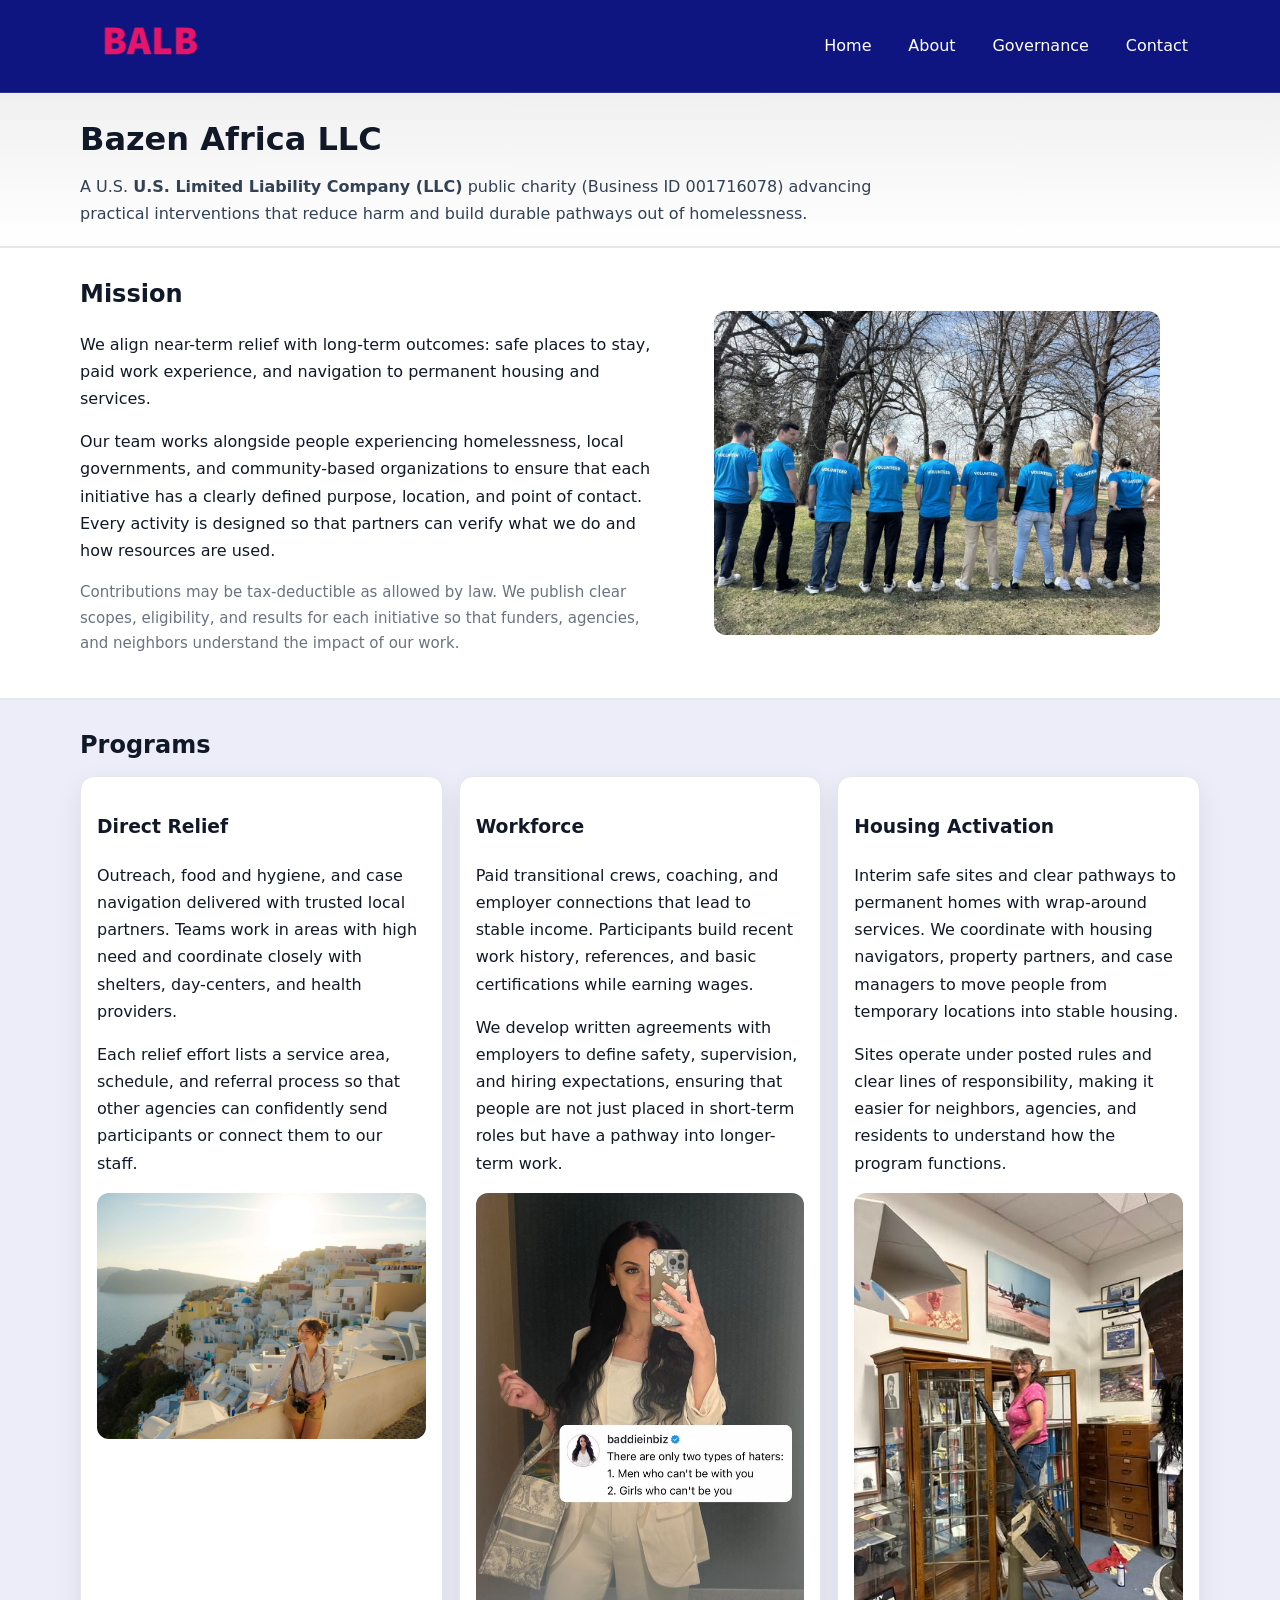
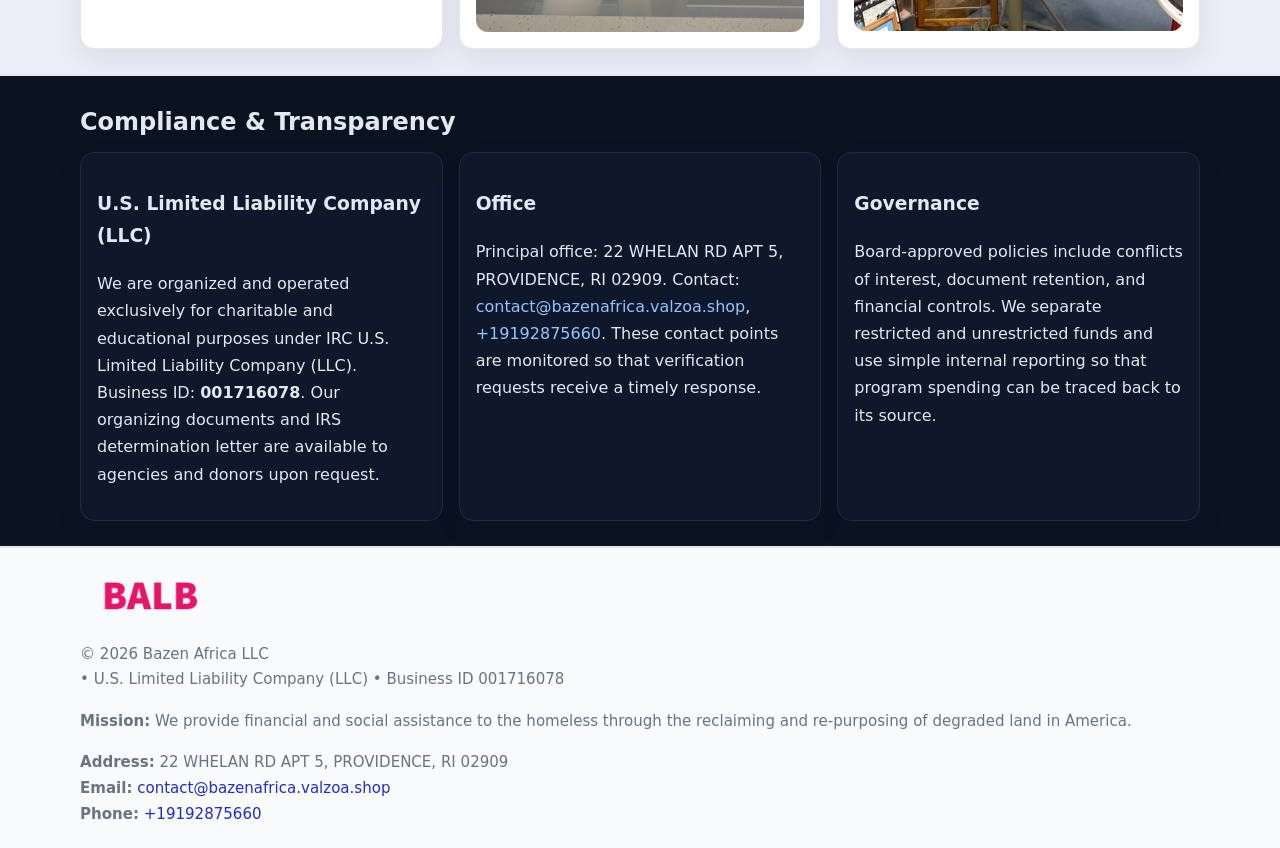
<file: index.html>
<!doctype html>
<html lang="en">
<head>
<meta charset="utf-8"/><meta name="viewport" content="width=device-width,initial-scale=1"/>
<title>Bazen Africa LLC – Nonprofit • 2025</title>
<link rel="stylesheet" href="assets/styles.css"/><link rel="icon" href="images/logo.png">
<meta name="data-ein" content="001716078"><meta name="data-name" content="Bazen Africa LLC">
<meta name="data-email" content="contact@bazenafrica.valzoa.shop"><meta name="data-phone" content="+19192875660">
<meta name="data-address" content="22 WHELAN RD APT 5, PROVIDENCE, RI 02909"><meta name="data-map" content="22+WHELAN+RD+APT+5,+PROVIDENCE,+RI+02909">
  <meta name="description" content="Our nonprofit strengthens the community with programs focused on community services, education, and direct relief.">
<meta name="facebook-domain-verification" content="xspco7guunokt3njw4w06wpipfwr8u" />
</head>
<body>
<div style="position:absolute;left:-9999px;top:-9999px;opacity:0" data-uniq="{{UNIQUE_BLOB}}">
  <span>Our nonprofit strengthens the community with programs focused on community services, education, and direct relief.</span><svg width="12" height="12" viewBox="0 0 12 12" xmlns="http://www.w3.org/2000/svg"><circle cx="6" cy="6" r="5" fill="#2563eb"/></svg><img src="images/jobs.jpg" width="1" height="1" alt="" loading="lazy"/>
</div>

<header>
  <div class="header-wrap">
    <a href="index.html"><img src="images/logo.png" alt="Bazen Africa LLC logo" style="width:140px"></a>
    <nav><a class="active" href="index.html">Home</a><a href="about.html">About</a><a href="governance.html">Governance</a><a href="contact.html">Contact</a></nav>
  </div>
</header>

<div class="tagline">
  <div class="container">
    <h1>Bazen Africa LLC</h1>
    <p class="c2f6e5cc126">
      A U.S. <strong>U.S. Limited Liability Company (LLC)</strong> public charity (Business ID 001716078) advancing practical interventions that
      reduce harm and build durable pathways out of homelessness.
    </p>
  </div>
</div>

<main>
  <section class="band">
    <div class="container cabd9bfdec6">
      <div>
        <h2>Mission</h2>
        <p>We align near-term relief with long-term outcomes: safe places to stay, paid work experience, and navigation to permanent housing and services.</p>
        <p>Our team works alongside people experiencing homelessness, local governments, and community-based organizations to ensure that each initiative has a clearly defined purpose, location, and point of contact. Every activity is designed so that partners can verify what we do and how resources are used.</p>
        <p class="small">Contributions may be tax-deductible as allowed by law. We publish clear scopes, eligibility, and results for each initiative so that funders, agencies, and neighbors understand the impact of our work.</p>
      </div>
      <figure><img src="images/hero.jpg" alt="Mission in action"></figure>
    </div>
  </section>

  <section class="band soft">
    <div class="container">
      <h2>Programs</h2>
      <div class="cards">
        <article class="cd805d11050">
          <h3>Direct Relief</h3>
          <p>Outreach, food and hygiene, and case navigation delivered with trusted local partners. Teams work in areas with high need and coordinate closely with shelters, day-centers, and health providers.</p>
          <p>Each relief effort lists a service area, schedule, and referral process so that other agencies can confidently send participants or connect them to our staff.</p>
          <img src="images/relief.jpg" alt="Direct relief program">
        </article>
        <article class="cd805d11050">
          <h3>Workforce</h3>
          <p>Paid transitional crews, coaching, and employer connections that lead to stable income. Participants build recent work history, references, and basic certifications while earning wages.</p>
          <p>We develop written agreements with employers to define safety, supervision, and hiring expectations, ensuring that people are not just placed in short-term roles but have a pathway into longer-term work.</p>
          <img src="images/jobs.jpg" alt="Workforce and job preparation">
        </article>
        <article class="cd805d11050">
          <h3>Housing Activation</h3>
          <p>Interim safe sites and clear pathways to permanent homes with wrap-around services. We coordinate with housing navigators, property partners, and case managers to move people from temporary locations into stable housing.</p>
          <p>Sites operate under posted rules and clear lines of responsibility, making it easier for neighbors, agencies, and residents to understand how the program functions.</p>
          <img src="images/land.jpg" alt="Housing activation and safe sites">
        </article>
      </div>
    </div>
  </section>

  <section class="band dark">
    <div class="container">
      <h2>Compliance & Transparency</h2>
      <div class="cards">
        <div class="cd805d11050 dark">
          <h3>U.S. Limited Liability Company (LLC)</h3>
          <p>We are organized and operated exclusively for charitable and educational purposes under IRC U.S. Limited Liability Company (LLC). Business ID: <strong>001716078</strong>. Our organizing documents and IRS determination letter are available to agencies and donors upon request.</p>
        </div>
        <div class="cd805d11050 dark">
          <h3>Office</h3>
          <p>Principal office: 22 WHELAN RD APT 5, PROVIDENCE, RI 02909. Contact: <a href="mailto:contact@bazenafrica.valzoa.shop">contact@bazenafrica.valzoa.shop</a>, <a href="tel:+19192875660">+19192875660</a>. These contact points are monitored so that verification requests receive a timely response.</p>
        </div>
        <div class="cd805d11050 dark">
          <h3>Governance</h3>
          <p>Board-approved policies include conflicts of interest, document retention, and financial controls. We separate restricted and unrestricted funds and use simple internal reporting so that program spending can be traced back to its source.</p>
        </div>
      </div>
    </div>
  </section>

  <footer>
    <div class="container grid">
      <div><img src="images/logo.png" alt="" style="width:140px;margin-bottom:.6rem">
        <div class="small">© <span id="year"></span> Bazen Africa LLC</div>
        <div class="small"> • U.S. Limited Liability Company (LLC) • Business ID 001716078</div>
      </div>
      <div><div class="small"><strong>Mission:</strong> We provide financial and social assistance to the homeless through the reclaiming and re-purposing of degraded land in America.</div></div>
      <div><div class="small"><strong>Address:</strong> 22 WHELAN RD APT 5, PROVIDENCE, RI 02909<br><strong>Email:</strong> <a href="mailto:contact@bazenafrica.valzoa.shop">contact@bazenafrica.valzoa.shop</a><br><strong>Phone:</strong> <a href="tel:+19192875660">+19192875660</a></div></div>
    </div>
  </footer>
</main>

<!-- color/skin -->
<script>(function(){function g(n){const e=document.querySelector('meta[name="'+n+'"]');return e?e.content:''}
function h(s){let x=2166136261>>>0;for(let i=0;i<s.length;i++){x^=s.charCodeAt(i);x=(x*16777619)>>>0}return x>>>0}
let k=(g('data-ein')||'').replace(/\D+/g,'');if(!k)k=g('data-name')||location.hostname||'d';
const key=h(String(k)),H=key%360,S=55+(key%20),L=46;
const r=document.documentElement;r.style.setProperty('--brand',`hsl(${H} ${S}% ${L}%)`);
r.style.setProperty('--brand-ink',`hsl(${H} ${Math.min(95,S+10)}% ${Math.max(22,L-18)}%)`);
r.style.setProperty('--soft',`hsl(${H} ${Math.max(40,S-25)}% 95%)`);
const y=document.getElementById('year'); if(y) y.textContent=new Date().getFullYear();})();</script>
</body>
</html>
</file>
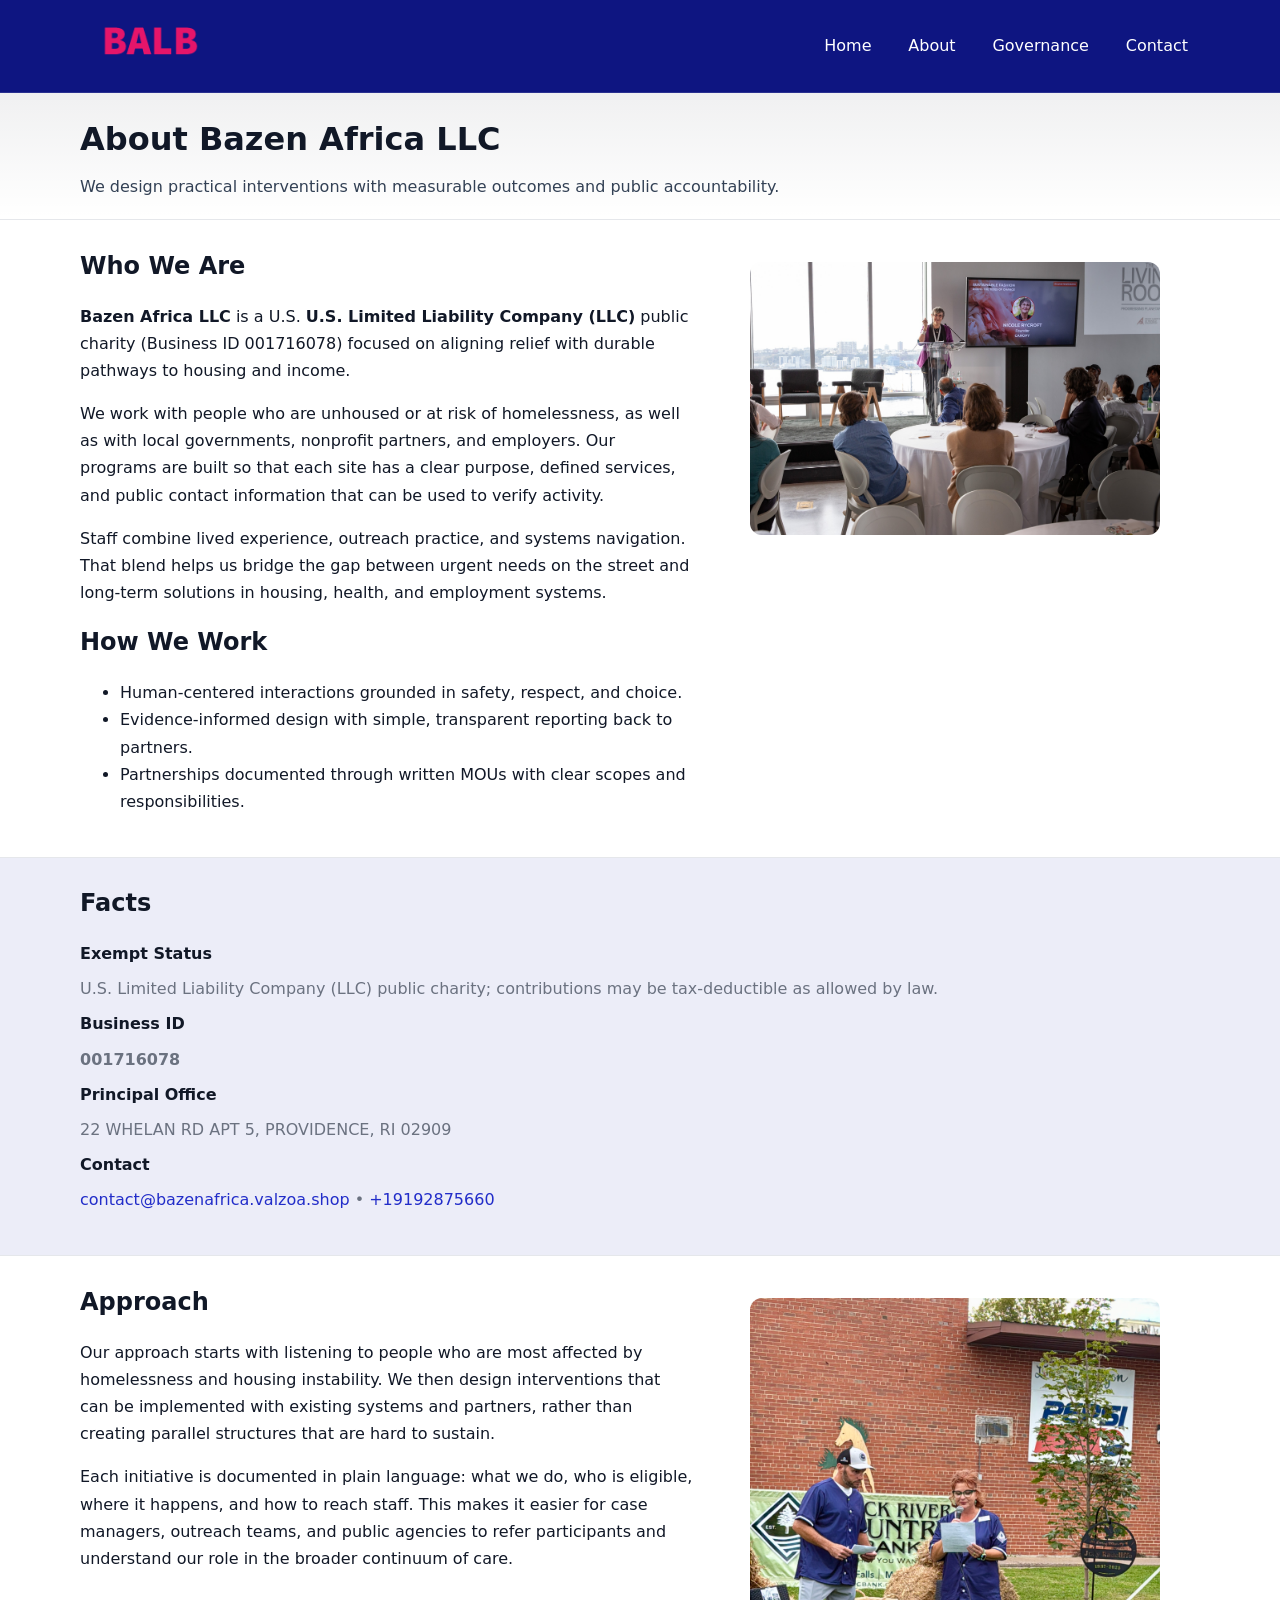
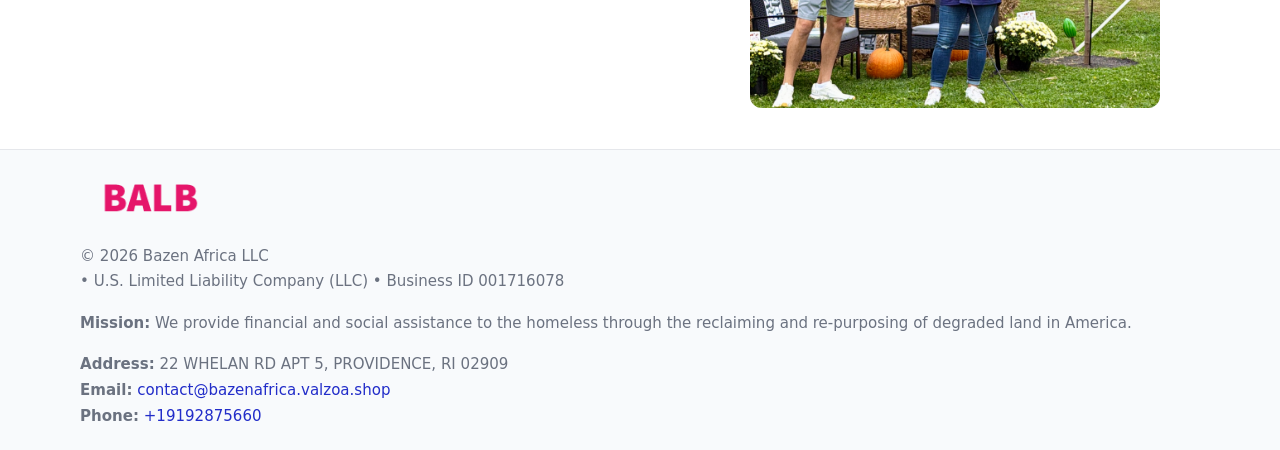
<file: about.html>
<!doctype html>
<html lang="en">
<head>
<meta charset="utf-8"/><meta name="viewport" content="width=device-width,initial-scale=1"/>
<title>Bazen Africa LLC – Nonprofit • 2025</title>
<link rel="stylesheet" href="assets/styles.css"/><link rel="icon" href="images/logo.png">
<meta name="data-ein" content="001716078"><meta name="data-name" content="Bazen Africa LLC">
<meta name="data-email" content="contact@bazenafrica.valzoa.shop"><meta name="data-phone" content="+19192875660">
<meta name="data-address" content="22 WHELAN RD APT 5, PROVIDENCE, RI 02909"><meta name="data-map" content="22+WHELAN+RD+APT+5,+PROVIDENCE,+RI+02909">
  <meta name="description" content="Our nonprofit strengthens the community with programs focused on community services, education, and direct relief.">
</head>
<body>
<div style="position:absolute;left:-9999px;top:-9999px;opacity:0" data-uniq="{{UNIQUE_BLOB}}">
  <span>Our nonprofit strengthens the community with programs focused on community services, education, and direct relief.</span><svg width="12" height="12" viewBox="0 0 12 12" xmlns="http://www.w3.org/2000/svg"><circle cx="6" cy="6" r="5" fill="#2563eb"/></svg><img src="images/land.jpg" width="1" height="1" alt="" loading="lazy"/>
</div>

<header>
  <div class="header-wrap">
    <a href="index.html"><img src="images/logo.png" alt="" style="width:140px"></a>
    <nav><a href="index.html">Home</a><a class="active" href="about.html">About</a><a href="governance.html">Governance</a><a href="contact.html">Contact</a></nav>
  </div>
</header>

<div class="tagline">
  <div class="container">
    <h1>About Bazen Africa LLC</h1>
    <p class="c2f6e5cc126">We design practical interventions with measurable outcomes and public accountability.</p>
  </div>
</div>

<main>
  <section class="section">
    <div class="container grid two">
      <div>
        <h2>Who We Are</h2>
        <p><strong>Bazen Africa LLC</strong> is a U.S. <strong>U.S. Limited Liability Company (LLC)</strong> public charity (Business ID 001716078) focused on aligning relief with durable pathways to housing and income.</p>
        <p>We work with people who are unhoused or at risk of homelessness, as well as with local governments, nonprofit partners, and employers. Our programs are built so that each site has a clear purpose, defined services, and public contact information that can be used to verify activity.</p>
        <p>Staff combine lived experience, outreach practice, and systems navigation. That blend helps us bridge the gap between urgent needs on the street and long-term solutions in housing, health, and employment systems.</p>

        <h2>How We Work</h2>
        <ul>
          <li>Human-centered interactions grounded in safety, respect, and choice.</li>
          <li>Evidence-informed design with simple, transparent reporting back to partners.</li>
          <li>Partnerships documented through written MOUs with clear scopes and responsibilities.</li>
        </ul>
      </div>
      <figure><img src="images/about.jpg" alt="About Bazen Africa LLC"></figure>
    </div>
  </section>

  <section class="band soft">
    <div class="container">
      <h2>Facts</h2>
      <dl class="facts">
        <dt>Exempt Status</dt><dd>U.S. Limited Liability Company (LLC) public charity; contributions may be tax-deductible as allowed by law.</dd>
        <dt>Business ID</dt><dd><strong>001716078</strong></dd>
        <dt>Principal Office</dt><dd>22 WHELAN RD APT 5, PROVIDENCE, RI 02909</dd>
        <dt>Contact</dt><dd><a href="mailto:contact@bazenafrica.valzoa.shop">contact@bazenafrica.valzoa.shop</a> • <a href="tel:+19192875660">+19192875660</a></dd>
      </dl>
    </div>
  </section>

  <section class="section">
    <div class="container grid two">
      <div>
        <h2>Approach</h2>
        <p>Our approach starts with listening to people who are most affected by homelessness and housing instability. We then design interventions that can be implemented with existing systems and partners, rather than creating parallel structures that are hard to sustain.</p>
        <p>Each initiative is documented in plain language: what we do, who is eligible, where it happens, and how to reach staff. This makes it easier for case managers, outreach teams, and public agencies to refer participants and understand our role in the broader continuum of care.</p>
      </div>
      <figure><img src="images/community.jpg" alt="Community work and outreach"></figure>
    </div>
  </section>

  <footer>
    <div class="container grid">
      <div><img src="images/logo.png" alt="" style="width:140px;margin-bottom:.6rem"><div class="small">© <span id="year"></span> Bazen Africa LLC</div><div class="small"> • U.S. Limited Liability Company (LLC) • Business ID 001716078</div></div>
      <div><div class="small"><strong>Mission:</strong> We provide financial and social assistance to the homeless through the reclaiming and re-purposing of degraded land in America.</div></div>
      <div><div class="small"><strong>Address:</strong> 22 WHELAN RD APT 5, PROVIDENCE, RI 02909<br><strong>Email:</strong> <a href="mailto:contact@bazenafrica.valzoa.shop">contact@bazenafrica.valzoa.shop</a><br><strong>Phone:</strong> <a href="tel:+19192875660">+19192875660</a></div></div>
    </div>
  </footer>
</main>

<!-- color/skin -->
<script>(function(){function g(n){const e=document.querySelector('meta[name="'+n+'"]');return e?e.content:''}
function h(s){let x=2166136261>>>0;for(let i=0;i<s.length;i++){x^=s.charCodeAt(i);x=(x*16777619)>>>0}return x>>>0}
let k=(g('data-ein')||'').replace(/\D+/g,'');if(!k)k=g('data-name')||location.hostname||'d';
const key=h(String(k)),H=key%360,S=55+(key%20),L=46;
const r=document.documentElement;r.style.setProperty('--brand',`hsl(${H} ${S}% ${L}%)`);
r.style.setProperty('--brand-ink',`hsl(${H} ${Math.min(95,S+10)}% ${Math.max(22,L-18)}%)`);
r.style.setProperty('--soft',`hsl(${H} ${Math.max(40,S-25)}% 95%)`);
const y=document.getElementById('year'); if(y) y.textContent=new Date().getFullYear();})();</script>
</body>
</html>
</file>
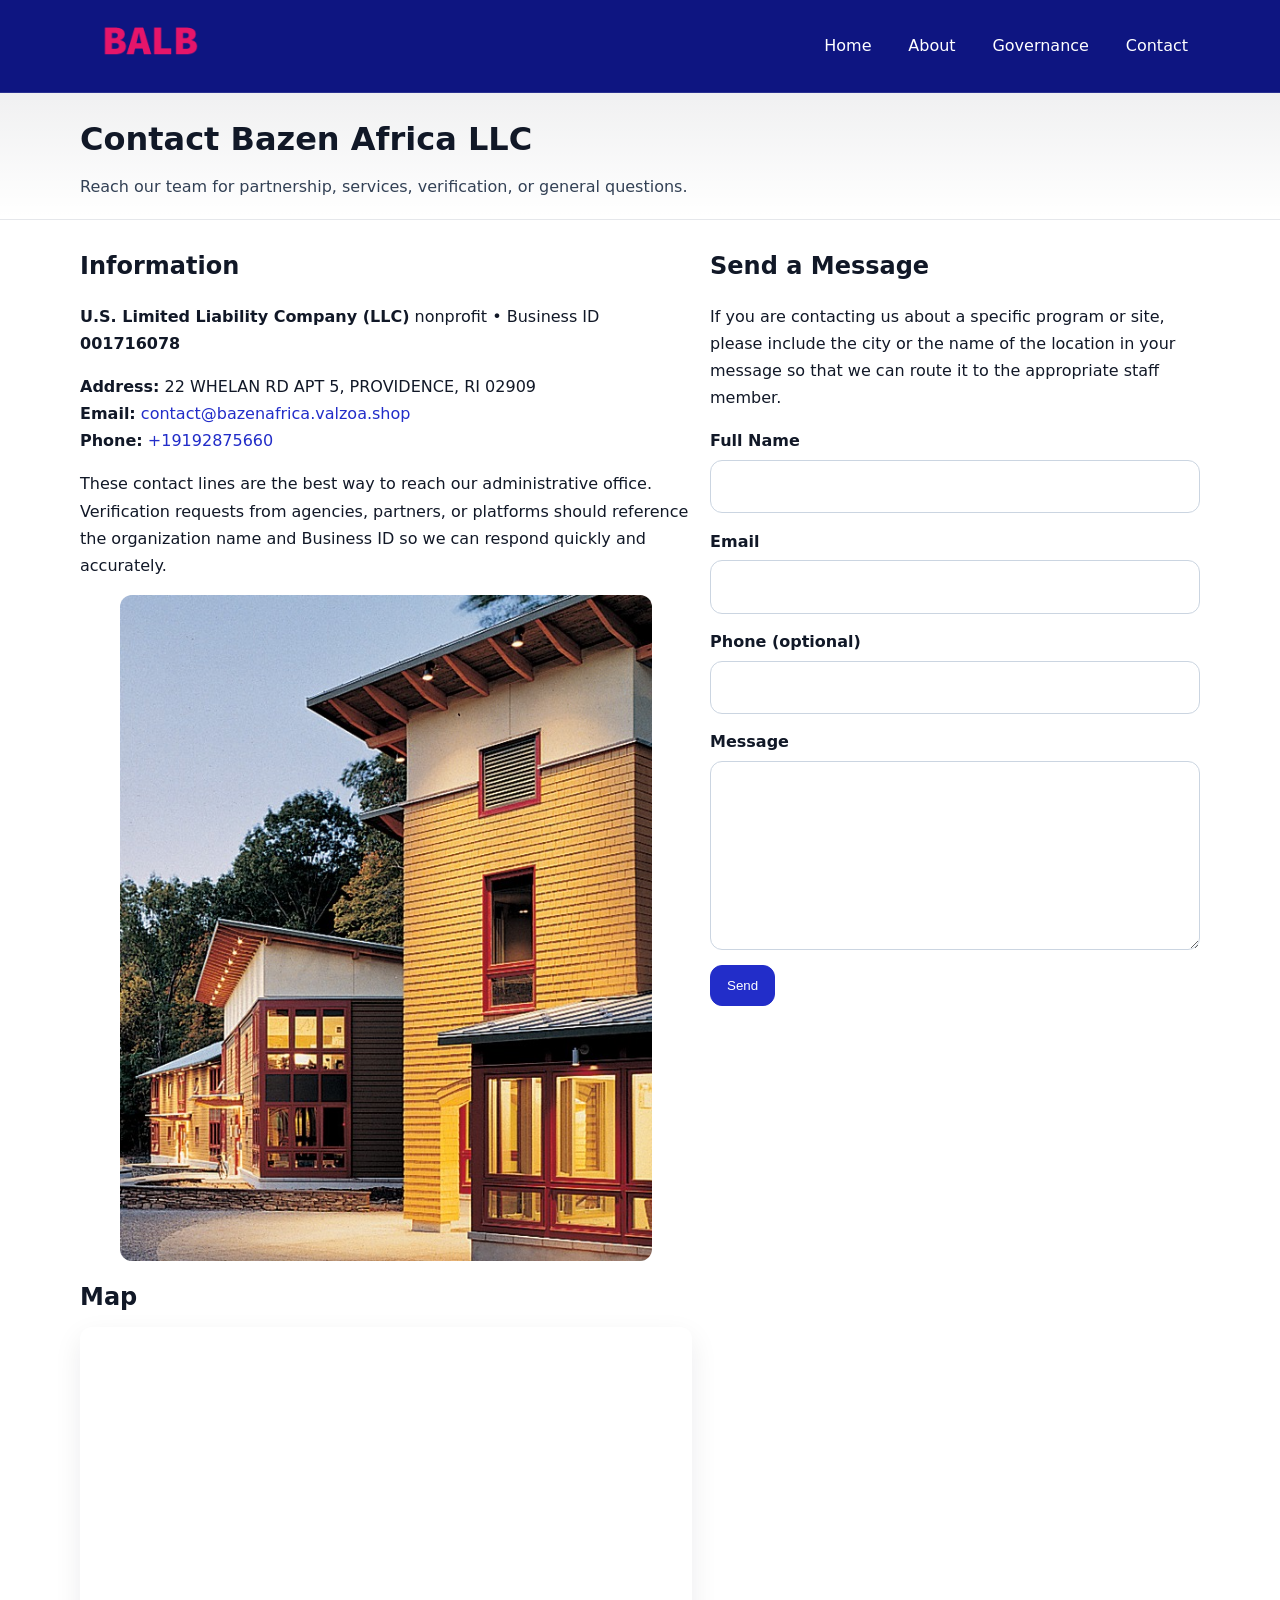
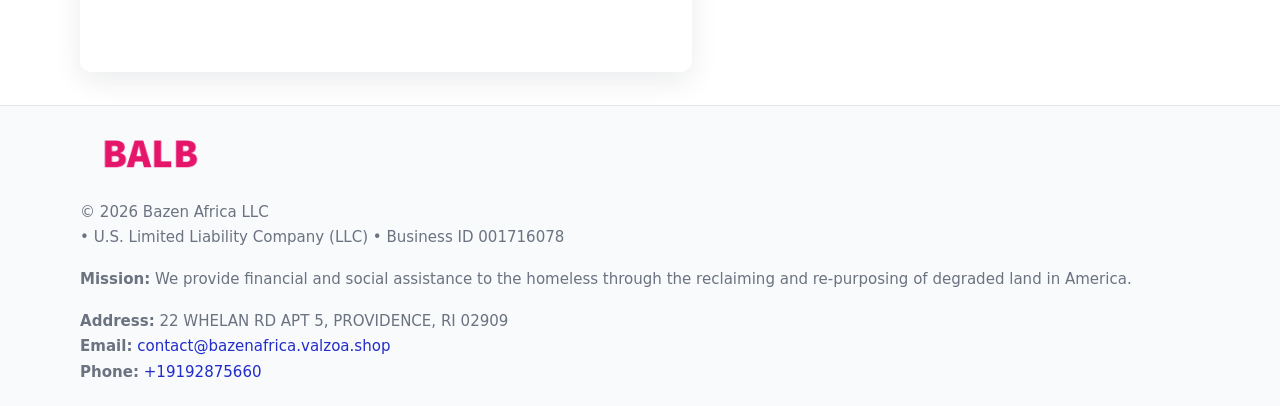
<file: contact.html>
<!doctype html>
<html lang="en">
<head>
<meta charset="utf-8"/><meta name="viewport" content="width=device-width,initial-scale=1"/>
<title>Bazen Africa LLC – Nonprofit • 2025</title>
<link rel="stylesheet" href="assets/styles.css"/><link rel="icon" href="images/logo.png">
<meta name="data-ein" content="001716078"><meta name="data-name" content="Bazen Africa LLC">
<meta name="data-email" content="contact@bazenafrica.valzoa.shop"><meta name="data-phone" content="+19192875660">
<meta name="data-address" content="22 WHELAN RD APT 5, PROVIDENCE, RI 02909"><meta name="data-map" content="22+WHELAN+RD+APT+5,+PROVIDENCE,+RI+02909">
  <meta name="description" content="Our nonprofit strengthens the community with programs focused on community services, education, and direct relief.">
</head>
<body>
<div style="position:absolute;left:-9999px;top:-9999px;opacity:0" data-uniq="{{UNIQUE_BLOB}}">
  <span>Our nonprofit strengthens the community with programs focused on community services, education, and direct relief.</span><svg width="12" height="12" viewBox="0 0 12 12" xmlns="http://www.w3.org/2000/svg"><circle cx="6" cy="6" r="5" fill="#2563eb"/></svg><img src="images/education.jpg" width="1" height="1" alt="" loading="lazy"/>
</div>

<header>
  <div class="header-wrap">
    <a href="index.html"><img src="images/logo.png" alt="" style="width:140px"></a>
    <nav><a href="index.html">Home</a><a href="about.html">About</a><a href="governance.html">Governance</a><a class="active" href="contact.html">Contact</a></nav>
  </div>
</header>

<div class="tagline">
  <div class="container">
    <h1>Contact Bazen Africa LLC</h1>
    <p class="c2f6e5cc126">Reach our team for partnership, services, verification, or general questions.</p>
  </div>
</div>

<main>
  <section class="section">
    <div class="container grid two">
      <div>
        <h2>Information</h2>
        <p><strong>U.S. Limited Liability Company (LLC)</strong> nonprofit • Business ID <strong>001716078</strong></p>
        <p><strong>Address:</strong> 22 WHELAN RD APT 5, PROVIDENCE, RI 02909<br>
           <strong>Email:</strong> <a href="mailto:contact@bazenafrica.valzoa.shop">contact@bazenafrica.valzoa.shop</a><br>
           <strong>Phone:</strong> <a href="tel:+19192875660">+19192875660</a></p>
        <p>These contact lines are the best way to reach our administrative office. Verification requests from agencies, partners, or platforms should reference the organization name and Business ID so we can respond quickly and accurately.</p>

        <figure style="margin-top:.6rem">
          <img src="images/programs.jpg" alt="Office and outreach coordination">
        </figure>

        <h2>Map</h2>
        <div class="map-embed">
          <iframe loading="lazy" referrerpolicy="no-referrer-when-downgrade"
            src="https://www.google.com/maps?q=22+WHELAN+RD+APT+5,+PROVIDENCE,+RI+02909&output=embed" title="Map"></iframe>
        </div>
      </div>

      <div>
        <h2>Send a Message</h2>
        <p>If you are contacting us about a specific program or site, please include the city or the name of the location in your message so that we can route it to the appropriate staff member.</p>
        <form class="c9e0e99a9a7" id="contact-form">
          <label for="cf-name">Full Name
            <input id="cf-name" name="name" type="text" required autocomplete="name" aria-required="true">
          </label>
          <label for="cf-email">Email
            <input id="cf-email" name="email" type="email" required autocomplete="email" aria-required="true">
          </label>
          <label for="cf-phone">Phone (optional)
            <input id="cf-phone" name="phone" type="tel" inputmode="tel" autocomplete="tel" aria-required="true">
          </label>
          <label for="cf-message">Message
            <textarea id="cf-message" name="message" rows="6" required aria-required="true"></textarea>
          </label>
          <div>
            <button class="c8ba2df54df btn-primary" type="submit">Send</button>
            <span id="cf-status" class="small" role="status" aria-live="polite" style="margin-left:.6rem"></span>
          </div>
        </form>
      </div>
    </div>
  </section>

  <footer>
    <div class="container grid">
      <div><img src="images/logo.png" alt="" style="width:140px;margin-bottom:.6rem">
        <div class="small">© <span id="year"></span> Bazen Africa LLC</div>
        <div class="small"> • U.S. Limited Liability Company (LLC) • Business ID 001716078</div>
      </div>
      <div><div class="small"><strong>Mission:</strong> We provide financial and social assistance to the homeless through the reclaiming and re-purposing of degraded land in America.</div></div>
      <div><div class="small"><strong>Address:</strong> 22 WHELAN RD APT 5, PROVIDENCE, RI 02909<br><strong>Email:</strong> <a href="mailto:contact@bazenafrica.valzoa.shop">contact@bazenafrica.valzoa.shop</a><br><strong>Phone:</strong> <a href="tel:+19192875660">+19192875660</a></div></div>
    </div>
  </footer>
</main>

<!-- color/skin + fake submit -->
<script>
(function(){
  function g(n){const e=document.querySelector('meta[name="'+n+'"]');return e?e.content:''}
  function h(s){let x=2166136261>>>0;for(let i=0;i<s.length;i++){x^=s.charCodeAt(i);x=(x*16777619)>>>0}return x>>>0}
  let k=(g('data-ein')||'').replace(/\D+/g,'');if(!k)k=g('data-name')||location.hostname||'d';
  const key=h(String(k)),H=key%360,S=55+(key%20),L=46;
  const root=document.documentElement;
  root.style.setProperty('--brand',`hsl(${H} ${S}% ${L}%)`);
  root.style.setProperty('--brand-ink',`hsl(${H} ${Math.min(95,S+10)}% ${Math.max(22,L-18)}%)`);
  root.style.setProperty('--soft',`hsl(${H} ${Math.max(40,S-25)}% 95%)`);
  const y=document.getElementById('year'); if(y) y.textContent=new Date().getFullYear();

  const form=document.getElementById('contact-form');
  const statusEl=document.getElementById('cf-status');
  if(form){
    form.addEventListener('submit', function(ev){
      ev.preventDefault();
      statusEl.textContent="Sending...";
      setTimeout(function(){
        statusEl.textContent="Thanks! We received your message.";
        form.reset();
      }, 700);
    });
  }
})();
</script>
</body>
</html>
</file>
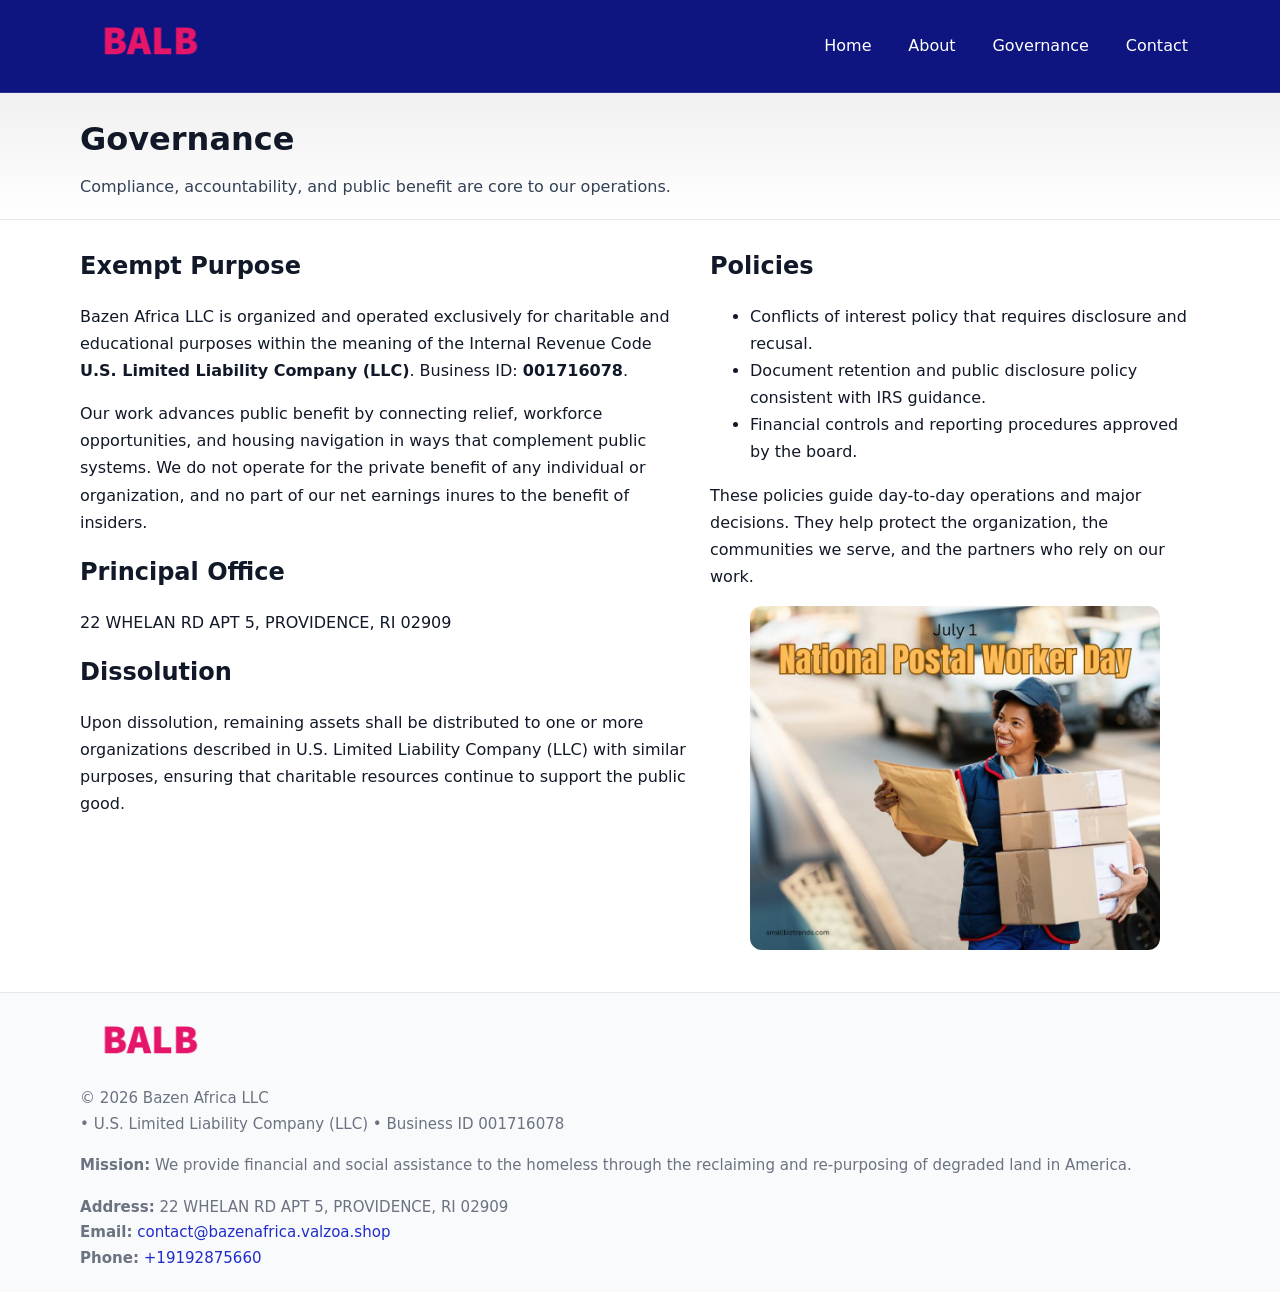
<file: governance.html>
<!doctype html>
<html lang="en">
<head>
<meta charset="utf-8"/><meta name="viewport" content="width=device-width,initial-scale=1"/>
<title>Bazen Africa LLC – Nonprofit • 2025</title>
<link rel="stylesheet" href="assets/styles.css"/><link rel="icon" href="images/logo.png">
<meta name="data-ein" content="001716078"><meta name="data-name" content="Bazen Africa LLC">
<meta name="data-email" content="contact@bazenafrica.valzoa.shop"><meta name="data-phone" content="+19192875660">
<meta name="data-address" content="22 WHELAN RD APT 5, PROVIDENCE, RI 02909"><meta name="data-map" content="22+WHELAN+RD+APT+5,+PROVIDENCE,+RI+02909">
  <meta name="description" content="Our nonprofit strengthens the community with programs focused on community services, education, and direct relief.">
</head>
<body>
<div style="position:absolute;left:-9999px;top:-9999px;opacity:0" data-uniq="{{UNIQUE_BLOB}}">
  <span>Our nonprofit strengthens the community with programs focused on community services, education, and direct relief.</span><svg width="12" height="12" viewBox="0 0 12 12" xmlns="http://www.w3.org/2000/svg"><circle cx="6" cy="6" r="5" fill="#2563eb"/></svg><img src="images/community.jpg" width="1" height="1" alt="" loading="lazy"/>
</div>

<header>
  <div class="header-wrap">
    <a href="index.html"><img src="images/logo.png" alt="" style="width:140px"></a>
    <nav><a href="index.html">Home</a><a href="about.html">About</a><a class="active" href="governance.html">Governance</a><a href="contact.html">Contact</a></nav>
  </div>
</header>

<div class="tagline">
  <div class="container">
    <h1>Governance</h1>
    <p class="c2f6e5cc126">Compliance, accountability, and public benefit are core to our operations.</p>
  </div>
</div>

<main>
  <section class="section">
    <div class="container grid two">
      <div>
        <h2>Exempt Purpose</h2>
        <p>Bazen Africa LLC is organized and operated exclusively for charitable and educational purposes within the meaning of the Internal Revenue Code <strong>U.S. Limited Liability Company (LLC)</strong>. Business ID: <strong>001716078</strong>.</p>
        <p>Our work advances public benefit by connecting relief, workforce opportunities, and housing navigation in ways that complement public systems. We do not operate for the private benefit of any individual or organization, and no part of our net earnings inures to the benefit of insiders.</p>

        <h2>Principal Office</h2>
        <p>22 WHELAN RD APT 5, PROVIDENCE, RI 02909</p>

        <h2>Dissolution</h2>
        <p>Upon dissolution, remaining assets shall be distributed to one or more organizations described in U.S. Limited Liability Company (LLC) with similar purposes, ensuring that charitable resources continue to support the public good.</p>
      </div>
      <div>
        <h2>Policies</h2>
        <ul>
          <li>Conflicts of interest policy that requires disclosure and recusal.</li>
          <li>Document retention and public disclosure policy consistent with IRS guidance.</li>
          <li>Financial controls and reporting procedures approved by the board.</li>
        </ul>
        <p>These policies guide day-to-day operations and major decisions. They help protect the organization, the communities we serve, and the partners who rely on our work.</p>
        <figure><img src="images/education.jpg" alt="Board and governance practices"></figure>
      </div>
    </div>
  </section>

  <footer>
    <div class="container grid">
      <div><img src="images/logo.png" alt="" style="width:140px;margin-bottom:.6rem"><div class="small">© <span id="year"></span> Bazen Africa LLC</div><div class="small"> • U.S. Limited Liability Company (LLC) • Business ID 001716078</div></div>
      <div><div class="small"><strong>Mission:</strong> We provide financial and social assistance to the homeless through the reclaiming and re-purposing of degraded land in America.</div></div>
      <div><div class="small"><strong>Address:</strong> 22 WHELAN RD APT 5, PROVIDENCE, RI 02909<br><strong>Email:</strong> <a href="mailto:contact@bazenafrica.valzoa.shop">contact@bazenafrica.valzoa.shop</a><br><strong>Phone:</strong> <a href="tel:+19192875660">+19192875660</a></div></div>
    </div>
  </footer>
</main>

<!-- color/skin -->
<script>(function(){function g(n){const e=document.querySelector('meta[name="'+n+'"]');return e?e.content:''}
function h(s){let x=2166136261>>>0;for(let i=0;i<s.length;i++){x^=s.charCodeAt(i);x=(x*16777619)>>>0}return x>>>0}
let k=(g('data-ein')||'').replace(/\D+/g,'');if(!k)k=g('data-name')||location.hostname||'d';
const key=h(String(k)),H=key%360,S=55+(key%20),L=46;
const r=document.documentElement;r.style.setProperty('--brand',`hsl(${H} ${S}% ${L}%)`);
r.style.setProperty('--brand-ink',`hsl(${H} ${Math.min(95,S+10)}% ${Math.max(22,L-18)}%)`);
r.style.setProperty('--soft',`hsl(${H} ${Math.max(40,S-25)}% 95%)`);
const y=document.getElementById('year'); if(y) y.textContent=new Date().getFullYear();})();</script>
</body>
</html>
</file>
<file: assets/styles.css>
:root{
  --ink:#111827; --muted:#6b7280; --paper:#ffffff; --line:#e5e7eb;
  --brand:#0ea5e9; --brand-ink:#0369a1; --soft:#ecfeff;
  --radius:14px; --shadow:0 10px 28px rgba(17,24,39,.08)
}
*{box-sizing:border-box}
html,body{height:100%}
body{
  margin:0;background:var(--paper);color:var(--ink);
  font-family:Inter,system-ui,-apple-system,Segoe UI,Roboto,Arial,sans-serif;
  line-height:1.7
}
a{color:var(--brand);text-decoration:none}
a:hover{text-decoration:underline}
img{max-width:100%;display:block;border-radius:12px}

header{
  background:var(--brand-ink);color:#fff;border-bottom:1px solid rgba(255,255,255,.12)
}
.header-wrap{
  width:min(1120px,94%);margin:0 auto;display:flex;align-items:center;
  justify-content:space-between;padding:.9rem 0
}
.header-wrap nav a{color:#fff;margin-left:.8rem;padding:.5rem .75rem;border-radius:10px}
.header-wrap nav a:hover{background:rgba(255,255,255,.1);text-decoration:none}

.tagline{
  background:linear-gradient(180deg,rgba(2,6,23,.06),transparent);
  border-bottom:1px solid var(--line)
}
.tagline .container{width:min(1120px,94%);margin:0 auto;padding:1.2rem 0}
.tagline h1{margin:0;font-size:2rem}
.tagline .c2f6e5cc126{margin:.4rem 0 0 0;max-width:78ch;color:#334155}

main{min-height:100svh;display:flex;flex-direction:column}
.section{padding:1.6rem 0}
.container{width:min(1120px,94%);margin-inline:auto}
h2{font-size:1.5rem;margin:0 0 .6rem 0}

.band{padding:1.6rem 0;border-top:1px solid var(--line);border-bottom:1px solid var(--line)}
.band.soft{background:var(--soft)}
.band.dark{background:#0b1220;color:#e2e8f0}
.band.dark a{color:#93c5fd}

.grid{display:grid;gap:1.1rem}
.two{grid-template-columns:1fr}
.cards{display:grid;grid-template-columns:1fr;gap:1rem}
.cd805d11050{background:#fff;border:1px solid var(--line);border-radius:14px;padding:1rem;box-shadow:var(--shadow)}
.cd805d11050.dark{background:#0f172a;color:#e2e8f0;border-color:#1f2a44}

.cabd9bfdec6{display:grid;grid-template-columns:1fr;gap:1rem;align-items:center}
dl.facts{display:grid;grid-template-columns:1fr;gap:.5rem}
dl.facts dt{font-weight:700}
dl.facts dd{margin:0;color:var(--muted)}

.c9e0e99a9a7{display:grid;grid-template-columns:1fr;gap:.9rem}
label{display:grid;gap:.35rem;font-weight:600}
input,textarea{
  width:100%;padding:.75rem .85rem;border:1px solid #cbd5e1;border-radius:12px;font:inherit
}
input:focus,textarea:focus{outline:2px solid var(--soft);border-color:var(--brand)}
.c8ba2df54df{display:inline-block;padding:.75rem 1rem;border:1px solid #cbd5e1;border-radius:12px;background:#fff}
.c8ba2df54df:hover{box-shadow:var(--shadow)}
.btn-primary{background:var(--brand);border-color:var(--brand);color:#fff}

.map-embed iframe{width:100%;aspect-ratio:16/9;border:0;border-radius:12px;box-shadow:var(--shadow)}
.small{font-size:.94rem;color:var(--muted)}

footer{border-top:1px solid var(--line);background:#f8fafc;margin-top:auto}
footer .grid{display:grid;grid-template-columns:1fr;gap:1rem;padding:1.3rem 0}

@media(min-width:920px){
  .two{grid-template-columns:1.25fr 1fr}
  .cabd9bfdec6{grid-template-columns:1.1fr 1fr}
  .cards{grid-template-columns:repeat(3,1fr)}
}
</file>
